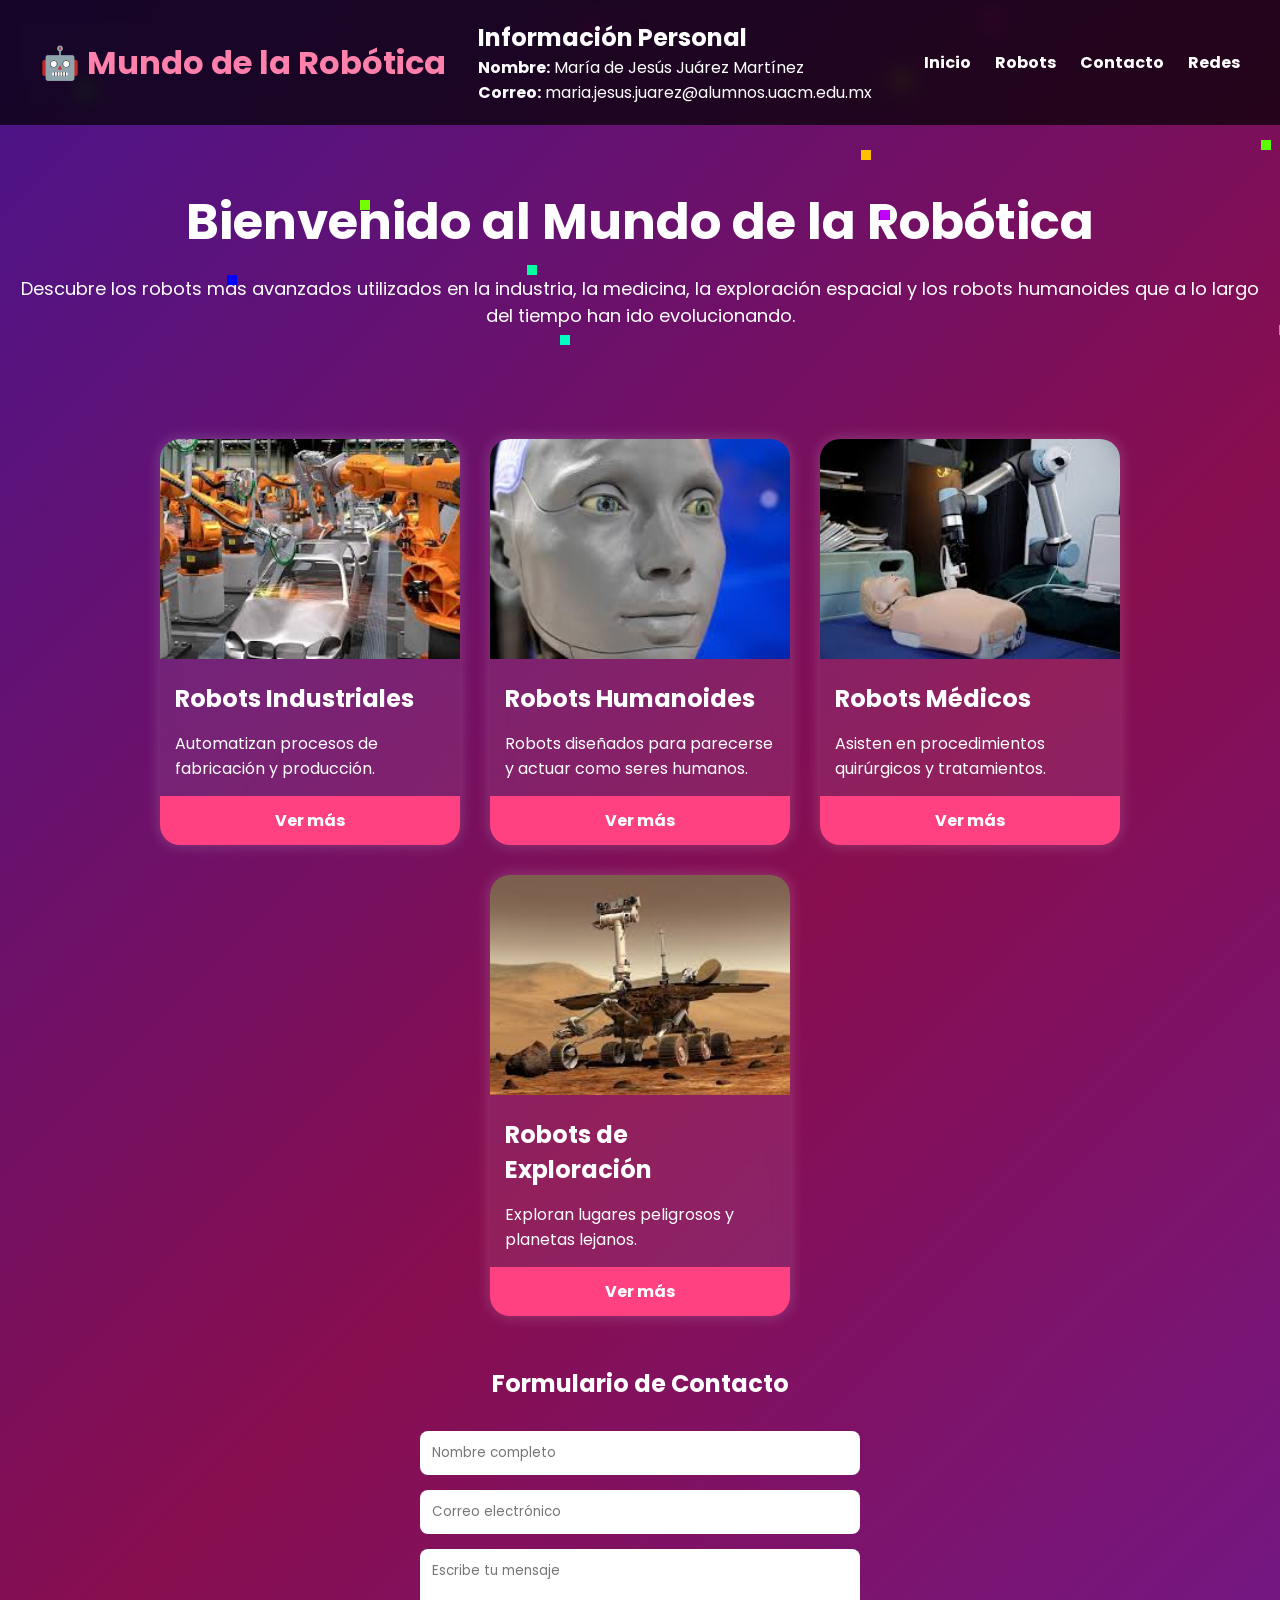
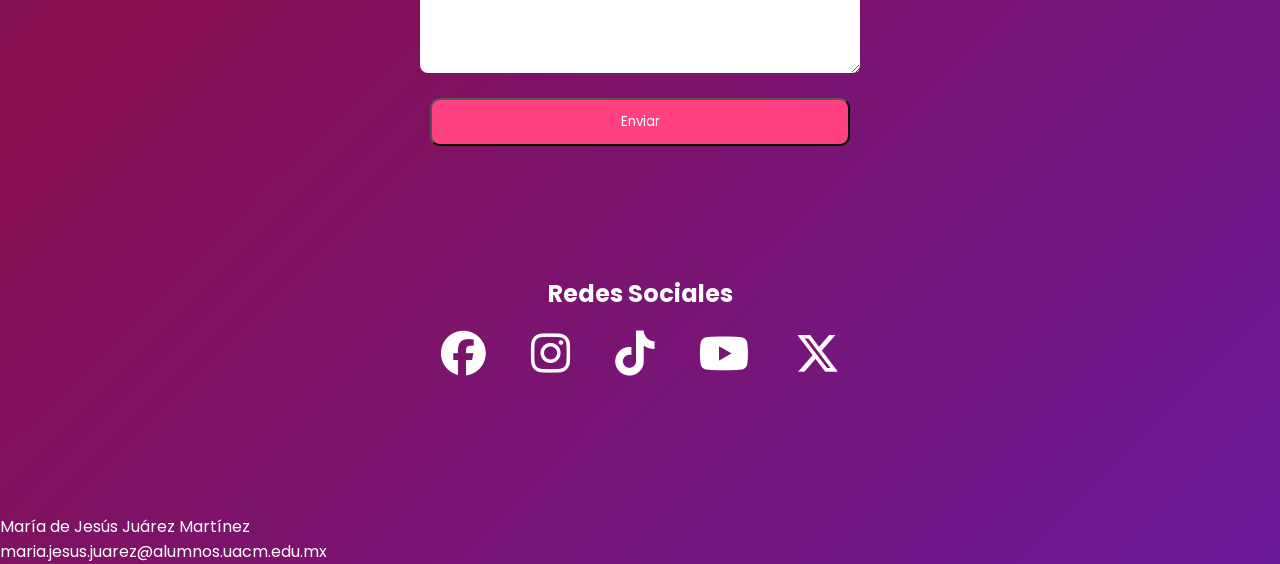
<file: index.html>
<!DOCTYPE html>
<html lang="es">

<head>

<meta charset="UTF-8">
<meta name="viewport" content="width=device-width, initial-scale=1.0">

<title>Mundo de la Robótica</title>


<link rel="stylesheet" href="style.css">
<script src="script.js"></script>

<link href="https://fonts.googleapis.com/css2?family=Poppins:wght@300;400;600;700&display=swap" rel="stylesheet">

<link rel="stylesheet" href="https://cdnjs.cloudflare.com/ajax/libs/font-awesome/6.5.1/css/all.min.css">

</head>


<!-- FAVICON -->
<link rel="apple-touch-icon" sizes="180x180" href="apple-touch-icon.png">
<link rel="icon" type="image/png" sizes="32x32" href="favicon-32x32.png">
<link rel="icon" type="image/png" sizes="16x16" href="favicon-16x16.png">
<link rel="icon" href="favicon.ico">
<link rel="manifest" href="site.webmanifest">

</head>

</head>

<body>

<header>

<div class="logo">
🤖 Mundo de la Robótica
</div>
<!-- DATOS -->
    <section class="datos">

        <h2>Información Personal</h2>

        <p>
            <strong>Nombre:</strong>
            María de Jesús Juárez Martínez
        </p>

        <p>
            <strong>Correo:</strong>
            maria.jesus.juarez@alumnos.uacm.edu.mx
        </p>

    </section>

    
<nav>

<a href="#inicio">Inicio</a>

<a href="#robots">Robots</a>

<a href="#contacto">Contacto</a>

<a href="#redes">Redes</a>

</nav>

</header>

<section class="hero" id="inicio">

<h1>Bienvenido al Mundo de la Robótica</h1>

<p>
Descubre los robots más avanzados utilizados en la industria,
la medicina, la exploración espacial y los robots humanoides que a lo largo del tiempo han ido evolucionando.
</p>

</section>

<section class="cards" id="robots">

<div class="card">

<img src="robotsindustriales.jpg">

<h2>Robots Industriales</h2>

<p>
Automatizan procesos de fabricación y producción.
</p>

<a href="industrial.html">
Ver más
</a>

</div>

<div class="card">

<img src="robothumanoide.jpg">

<h2>Robots Humanoides</h2>

<p>
Robots diseñados para parecerse y actuar como seres humanos.
</p>

<a href="humanoides.html">

Ver más

</a>

</div>

<div class="card">

<img src="robotsmadicos.jpg">

<h2>Robots Médicos</h2>

<p>
Asisten en procedimientos quirúrgicos y tratamientos.
</p>

<a href="medicos.html">

Ver más

</a>

</div>

<div class="card">

<img src="robotsdeexploracion.jpg">

<h2>Robots de Exploración</h2>

<p>
Exploran lugares peligrosos y planetas lejanos.
</p>

<a href="exploracion.html">

Ver más

</a>

</div>

</section>

<section id="contacto">

<h2 style="text-align:center;">
Formulario de Contacto
</h2>

<form>

<input type="text"
placeholder="Nombre completo"
required>

<input type="email"
placeholder="Correo electrónico"
required>

<textarea rows="5"
placeholder="Escribe tu mensaje">
</textarea>

<button class="btn" type="submit">

Enviar

</button>

</form>

</section>
<footer>

<section id="redes" class="redes">

    <h2>Redes Sociales</h2>

    <div class="iconos">

       <!-- Facebook -->
        <a href="https://www.facebook.com/IEEE.RAS/" target="_blank" title="Facebook Robótica">
            <i class="fab fa-facebook"></i>
        </a>

        <!-- Instagram -->
        <a href="https://www.instagram.com/popular/robotic/" target="_blank" title="Instagram Robótica">
            <i class="fab fa-instagram"></i>
        </a>

        <!-- TikTok -->
        <a href="https://www.tiktok.com/@escuela_de_robotica" target="_blank" title="TikTok Robótica">
            <i class="fab fa-tiktok"></i>
        </a>

        <!-- YouTube -->
        <a href="https://www.youtube.com/@BostonDynamics" target="_blank" title="YouTube Robótica">
            <i class="fab fa-youtube"></i>
        </a>

        <!-- X (Twitter) -->
        <a href="https://x.com/BostonDynamics" target="_blank" title="X Robótica">
            <i class="fab fa-x-twitter"></i>
        </a>

    </div>

</section>

</footer>

<br>

<p>

María de Jesús Juárez Martínez

</p>

<p>

maria.jesus.juarez@alumnos.uacm.edu.mx

</p>

</footer>

<script src="script.js"></script>

</body>

</html>
</file>
<file: style.css>
*{
margin:0;
padding:0;
box-sizing:border-box;
font-family:'Poppins',sans-serif;
}

body{
background:linear-gradient(135deg,#4a148c,#880e4f,#6a1b9a);
color:white;
overflow-x:hidden;
}

header{
position:sticky;
top:0;
z-index:1000;
display:flex;
justify-content:space-between;
align-items:center;
padding:20px 40px;
background:rgba(0,0,0,.7);
backdrop-filter:blur(10px);
}

.logo{
font-size:32px;
font-weight:bold;
color:#ff80ab;
}

nav a{
color:white;
text-decoration:none;
margin-left:20px;
font-weight:bold;
transition:.3s;
}

nav a:hover{
color:#ff80ab;
}

.hero{
text-align:center;
padding:60px 20px;
}

.hero h1{
font-size:50px;
}

.hero p{
margin-top:15px;
font-size:18px;
}

.cards{
display:flex;
flex-wrap:wrap;
justify-content:center;
gap:30px;
padding:50px;
}

.card{
width:300px;
background:rgba(255,255,255,.08);
backdrop-filter:blur(10px);
border-radius:20px;
overflow:hidden;
box-shadow:0 0 15px rgba(255,255,255,.2);
transition:.5s;
}

.card:hover{
transform:translateY(-10px);
}

.card img{
width:100%;
height:220px;
object-fit:cover;
}

.card h2{
padding:15px;
}

.card p{
padding:0 15px 15px;
}

.card a{
display:block;
background:#ff4081;
padding:12px;
text-align:center;
text-decoration:none;
color:white;
font-weight:bold;
}

.card a:hover{
background:#e91e63;
}

footer{
text-align:center;
padding:40px;
}

.redes a{
font-size:35px;
margin:10px;
color:white;
}

.redes a:hover{
color:#ff80ab;
}

.btn{
display:inline-block;
padding:12px 20px;
background:#ff4081;
color:white;
text-decoration:none;
border-radius:10px;
margin:10px;
}

.galeria{
display:flex;
flex-wrap:wrap;
justify-content:center;
gap:20px;
padding:30px;
}

.galeria img{
width:300px;
border-radius:15px;
}

.video{
text-align:center;
padding:20px;
}

form{
display:flex;
flex-direction:column;
max-width:500px;
margin:auto;
gap:15px;
padding:30px;
}

input,textarea{
padding:12px;
border:none;
border-radius:8px;
}
.redes{
    text-align:center;
    padding:50px 20px;
}

.iconos{
    display:flex;
    justify-content:center;
    gap:25px;
}

.iconos a{
    color:white;
    font-size:45px;
    transition:0.3s;
}

.iconos a:hover{
    color:#ff80ab;
    transform:scale(1.2);
}
</file>
